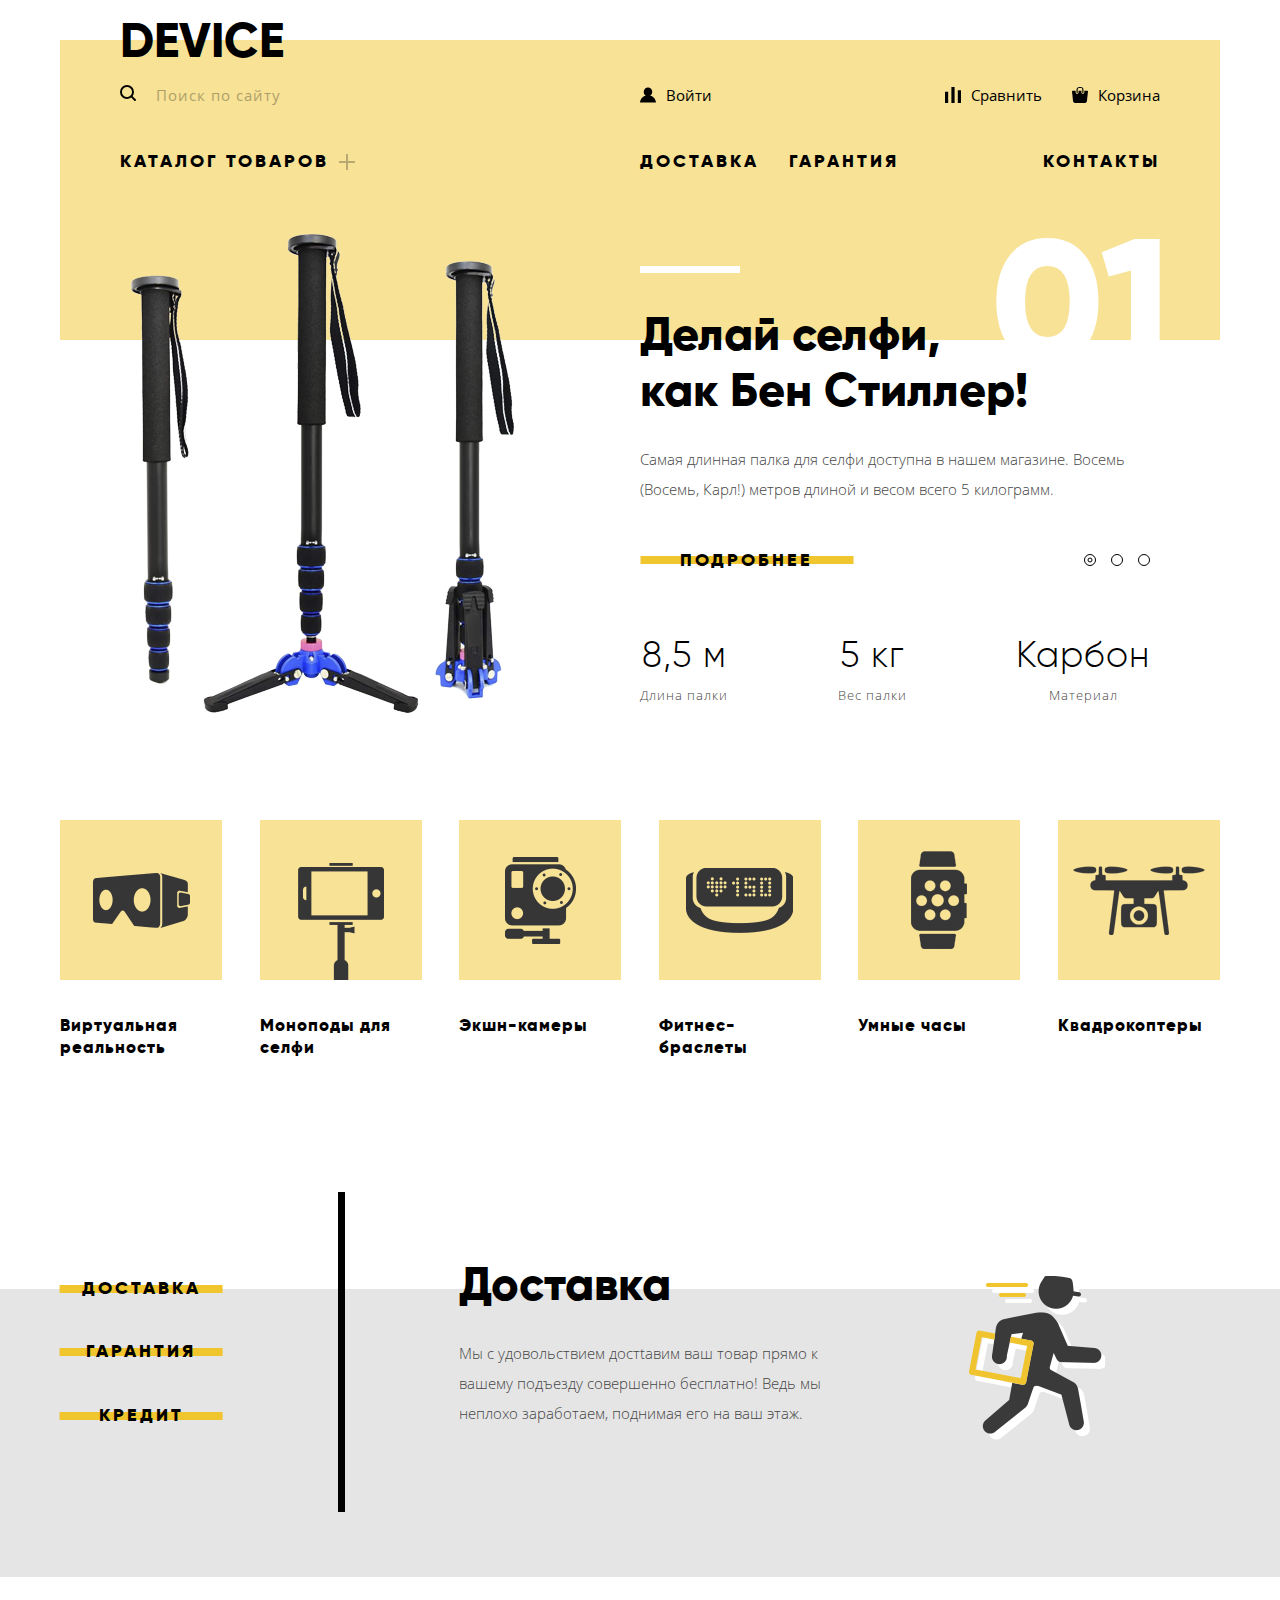
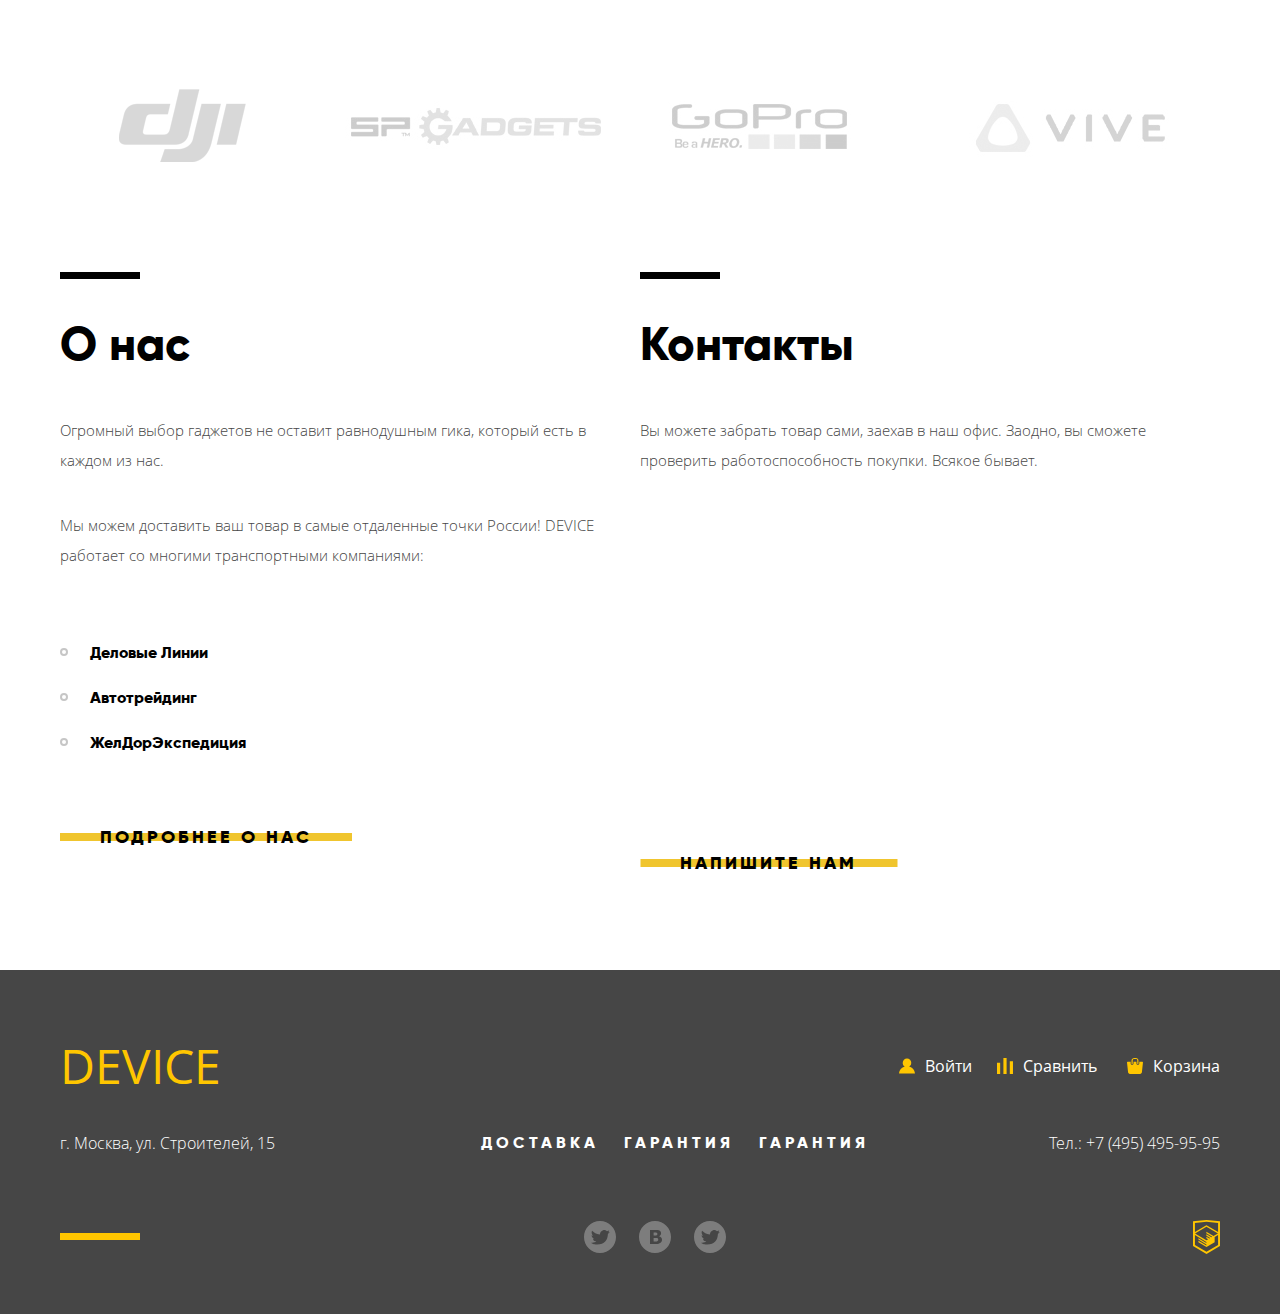
<file: index.html>
<!DOCTYPE html>
<html lang="en">

<head>
    <meta charset="UTF-8">
    <meta name="viewport" content="width=device-width, initial-scale=1.0">
    <link rel="stylesheet" href="style/style.css">
    <link rel="stylesheet" href="fonts/stylesheet.css">
    <title>Deviece</title>
</head>

<body>

<!-- Sprite  -->

 <svg style="display: none;">
     <symbol id="vk" viewBox="0 0 32 32">
        <g><path d="M16.637 14.495c.402-.019.719-.082.951-.188.326-.145.54-.33.641-.559.101-.229.15-.496.15-.797 0-.232-.058-.465-.174-.697-.116-.232-.322-.405-.617-.517-.264-.1-.592-.155-.984-.165a76.242 76.242 0 0 0-1.652-.014h-.339v2.965h.565c.571 0 1.057-.009 1.459-.028zM18.118 17.084c-.282-.081-.672-.125-1.166-.132a127.97 127.97 0 0 0-1.55-.009h-.79v3.493h.264c1.014 0 1.74-.003 2.18-.009a3.2 3.2 0 0 0 1.212-.245c.377-.157.633-.364.774-.625s.214-.562.214-.9c0-.446-.088-.788-.261-1.03-.17-.241-.464-.423-.877-.543z"/><path d="M16 0C7.164 0 0 7.164 0 16c0 8.837 7.164 16 16 16 8.837 0 16-7.163 16-16 0-8.836-7.163-16-16-16zm6.602 20.531a3.73 3.73 0 0 1-1.124 1.327c-.552.415-1.161.71-1.823.886s-1.501.264-2.519.264h-6.121V8.987h5.443c1.13 0 1.957.038 2.48.113a5.126 5.126 0 0 1 1.561.5c.533.27.929.632 1.189 1.087.26.455.392.975.392 1.558 0 .678-.179 1.278-.536 1.795-.358.518-.863.92-1.517 1.208v.075c.917.182 1.642.559 2.179 1.13.537.571.807 1.325.807 2.261 0 .678-.138 1.283-.411 1.817z"/></g>
     </symbol>
     <symbol id="twitter" viewBox="0 0 32 32">
        <path d="M16 0C7.164 0 0 7.164 0 16c0 8.837 7.164 16 16 16 8.837 0 16-7.163 16-16 0-8.836-7.163-16-16-16zm7.944 12.809c-.251 6.516-3.463 10.832-10.992 10.702h-.486c-.447 0-4.543-.443-5.344-1.823 2.479.19 4.247-.406 5.12-1.136-1.048-.289-2.923-.461-3.251-2.848.384.104.618.221 1.299.113-1.307-.824-2.758-1.519-2.679-3.643.311.317 1.164.518 1.46.457-.768-.233-2.149-3.244-.974-4.781 1.984 1.79 4.075 3.482 7.804 3.643.227-2.214 1.24-3.699 3.168-4.325 1.84-.479 3.255.26 3.901 1.138.737-.224 1.453-.466 2.193-.685-.004.833-.569 1.463-.935 1.709.747.165 1.423-.475 1.423-.475-.184.963-1.094 1.725-1.707 1.954z"/>
     </symbol>
     <symbol id="logo-html" viewBox="0 0 26.943 34.09">
        <path  d="M13.62.017L13.472 0 0 1.412v24.661l13.473 8.017 13.43-7.99.042-.025V1.412L13.62.017zm11.399 12.11L13.495 5.334l-.001-.104-.087.05-.088-.056v.109L1.925 12.118V3.147l11.548-1.212L25.02 3.147v8.98zm-11.614-5.34L24.923 13.5l-4.479 2.64-7.093-4.221-.014 1.415 5.904 3.513-.86.507-5.03-2.992-.014 1.415 3.827 2.275-.782.523-3.031-1.787-.014 1.413 1.853 1.091-1.8 1.081-11.356-6.751 11.371-6.835zm-11.48 8.34l11.411 6.791.016 1.044-7.942-4.728-.015 1.416 7.979 4.795.018 1.076-7.973-4.74-.013 1.414 8.021 4.822.046.025 8.143-4.872-.011-5.177 3.415-2.036v10.021L13.472 31.85 1.925 24.979v-9.852z"/>
     </symbol>
     <symbol id="shop" viewBox="0 0 12 12">
        <path d="M11.864 3.017a.429.429 0 0 0-.327-.154H9.225V4.09c0 .563-.484 1.022-1.08 1.022-.594 0-1.078-.458-1.078-1.022V2.863H4.909V4.09c0 .563-.485 1.022-1.08 1.022-.595 0-1.078-.458-1.078-1.022V2.863H.438a.43.43 0 0 0-.327.154.472.472 0 0 0-.108.358l.776 7.134c.015.806.642 1.455 1.411 1.455h7.595c.77 0 1.396-.649 1.411-1.455l.776-7.134a.476.476 0 0 0-.108-.358z"/><path d="M3.829 4.499c.239 0 .433-.184.433-.409V1.84c0-.632.672-1.022 1.295-1.022h1.079c.655 0 1.078.401 1.078 1.022v2.25c0 .225.194.409.431.409.239 0 .433-.184.433-.409V1.84C8.577.773 7.761 0 6.636 0H5.557c-1.19 0-2.159.826-2.159 1.84v2.25c0 .225.194.409.431.409z"/>
     </symbol>
     <symbol id="user" viewBox="0 0 13 12">
        <path d="M.032 12h12.937c-.163-2.643-2.074-4.837-4.671-5.543a3.47 3.47 0 0 0 1.687-2.972 3.485 3.485 0 0 0-6.97 0c0 1.264.68 2.361 1.688 2.972C2.106 7.163.194 9.357.032 12z"/>
    </symbol>
     <symbol id="compare" viewBox="0 0 10 10">
        <path d="M8 2h1.984v8H8zM0 3h1.984v7H0zM4 0h2v10H4z"/>
     </symbol>
 </svg>



    <header class="header">
        <div class="container">
            <div class="header__inner">

                <div class="header__logo">
                    <a href="#"">
                        DEVICE
                    </a>
                </div>
                <nav class=" nav__header">

                        <div class="search">
                            <button class="btn">
                                <img src="img/svg/search.svg" alt="">
                            </button>
                            <input type="text" class="search__input" placeholder="Поиск по сайту">
                        </div>

                        <div class="register">
                            <button class="btn">
                                <svg class="nav__icon">
                                    <use xLink:href="#user"
                                </svg>
                            </button>
                            <button class="btn">Войти</button>
                        </div>

                        <div class="compare">
                            <button class="btn">
                                <svg class="nav__icon">
                                    <use xLink:href="#compare"
                                </svg>
                            </button>
                            <button class="btn">Сравнить</button>
                        </div>

                        <div class="shop">
                            <button class="btn">
                                <svg class="nav__icon">
                                    <use xLink:href="#shop"
                                </svg>
                            </button>
                            <button class="btn">Корзина</button>
                        </div>

                        </nav>

                        <nav class="nav__header">
                            <ul class="header__list">
                                <li class="nav__catalog">
                                    <button class="btn">
                                        Каталог товаров
                                        <div class="catalog__img"></div>
                                    </button>
                                    <div class="dropdown">

                                        <ul class="dropdown__list">
                                            <li class="dropdown__item">
                                                <a href="#" class="dropdown__list">Виртуальная реальность</a>
                                            </li>
                                            <li class="dropdown__item">
                                                <a href="#" class="dropdown__list">Моноподы для селфи</a>
                                            </li>
                                            <li class="dropdown__item">
                                                <a href="#" class="dropdown__list">Экшн-камеры</a>
                                            </li>
                                        </ul>
                                        <ul class="dropdown__list">
                                            <li class="dropdown__item">
                                                <a href="#" class="dropdown__list">Фитнес-браслеты</a>
                                            </li>
                                            <li class="dropdown__item">
                                                <a href="#" class="dropdown__list">Умные часы</a>
                                            </li>
                                        </ul>
                                        <ul class="dropdown__list">
                                            <li class="dropdown__item">
                                                <a href="#" class="dropdown__list">Квадрокоптеры</a>
                                            </li>
                                        </ul>

                                    </div>
                                </li>
                                <li class="nav__delivery">
                                    <button class="btn">Доставка</button>
                                </li>
                                <li class="nav__guarantee">
                                    <butotn class="btn">Гарантия</butotn>
                                </li>
                                <li class="nav__contact">
                                    <button class="btn">Контакты</button>
                                </li>
                            </ul>
                        </nav>
                </div>

            </div>
    </header>

    <section class="intro">
        <div class="container">
            <div class="intro__inner">

                <div class="intro__column">
                    <img src="img/intro.png" alt="">
                </div>
                <div class="intro__column">
                    <div class="intro__count">
                        <div>01</div>
                        <div></div>
                    </div>
                    <h1 class="intro__title">
                        Делай селфи, <br>
                        как Бен Стиллер!
                    </h1>
                    <p class="intro__text">
                        Самая длинная палка для селфи доступна в нашем магазине.
                        Восемь (Восемь, Карл!) метров длиной и весом всего 5 килограмм.

                    </p>
                    <div class="btn__count">
                        <button class="btn btn-main">Подробнее</button>
                        <div class="intro__slider-count">
                            <div></div>
                            <div></div>
                            <div></div>

                        </div>
                    </div>
                    <div class="intro__info">
                        <div class="intro__info-container">
                            <span class="intro__info-up">8,5 м</span>
                            <span class="intro__info-down">Длина палки</span>
                        </div>
                        <div class="intro__info-container">
                            <span class="intro__info-up">5 кг</span>
                            <span class="intro__info-down">Вес палки</span>
                        </div>
                        <div class="intro__info-container">
                            <span class="intro__info-up">Карбон</span>
                            <span class="intro__info-down">Материал</span>
                        </div>
                    </div>
                </div>
            </div>
        </div>
    </section>

    <article class="categories">
        <div class="container">
            <div class="categories__inner">
                <div class="categories__item">
                    <div class="categories__photo">
                        <img src="img/categories/1.png" alt="">
                    </div>
                    <p class="categories__text">Виртуальная реальность</p>
                </div>
                <div class="categories__item">
                    <div class="categories__photo">
                        <img src="img/categories/2.png" alt="">
                    </div>
                    <p class="categories__text">Моноподы
                        для селфи</p>
                </div>
                <div class="categories__item">
                    <div class="categories__photo">
                        <img src="img/categories/3.png" alt="">
                    </div>
                    <p class="categories__text">Экшн-камеры</p>
                </div>
                <div class="categories__item">
                    <div class="categories__photo">
                        <img src="img/categories/4.png" alt="">
                    </div>
                    <p class="categories__text">Фитнес-браслеты</p>
                </div>
                <div class="categories__item">
                    <div class="categories__photo">
                        <img src="img/categories/5.png" alt="">
                    </div>
                    <p class="categories__text">Умные часы</p>
                </div>
                <div class="categories__item">
                    <div class="categories__photo">
                        <img src="img/categories/6.png" alt="">
                    </div>
                    <p class="categories__text">Квадрокоптеры</p>
                </div>
            </div>
        </div>
    </article>

    <section class="delivery">
        <div class="container">
            <div class="delivery__inner">

                <div class="delivery__column-sm">
                    <button class="btn btn-main ">Доставка</button>
                    <button class="btn btn-main">Гарантия</button>
                    <button class="btn btn-main">Кредит</button>

                </div>
                <div class="delivery__column-bg">
                    <div class="delivery__info">

                        <h3 class="delivery__title">
                            Доставка
                        </h3>
                        <p class="delivery__text">
                            Мы с удовольствием достtавим ваш товар прямо к вашему подъезду совершенно бесплатно! Ведь мы
                            неплохо заработаем, поднимая его на ваш этаж.
                        </p>
                    </div>
                    <div class="delivery__photo">
                        <img src="img/delivery.png" alt="">

                    </div>
                </div>

            </div>
        </div>
    </section>
    <article class="logotypes">
        <div class="container">
            <div class="logotypes__inner">

                <div class="logotypes__item">
                    <img src="img/logotypes/1.png" alt="">
                </div>
                <div class="logotypes__item">
                    <img src="img/logotypes/2.png" alt="">
                </div>
                <div class="logotypes__item">
                    <img src="img/logotypes/3.png" alt="">
                </div>
                <div class="logotypes__item">
                    <img src="img/logotypes/4.png" alt="">
                </div>
            </div>
        </div>
    </article>

    <section class="info">
        <div class="container">
            <div class="info__inner">
                <div class="info__col">
                    <h3 class="info__title">
                        О нас
                    </h3>
                    <p class="info__text">
                        Огромный выбор гаджетов не оставит равнодушным гика, который есть в каждом из нас.
                    </p>
                    <p class="info__text">
                        Мы можем доставить ваш товар в самые отдаленные точки России! DEVICE работает со многими
                        транспортными компаниями:
                    </p>

                    <ul class="info__list">
                        <li class="info__list-item">
                            <a href="#">Деловые Линии</a>
                        </li>
                        <li class="info__list-item">
                            <a href="#">Автотрейдинг
                        </li>
                        <li class="info__list-item">
                            <a href="#">ЖелДорЭкспедиция</a>
                        </li>
                    </ul>

                    <button class="btn btn-main">
                        Подробнее о нас
                    </button>
                </div>

                <div class="info__col">
                    <h3 class="info__title">
                        Контакты
                    </h3>
                    <p class="info__text">
                        Вы можете забрать товар сами, заехав в наш офис. Заодно, вы сможете проверить работоспособность покупки. Всякое бывает.
                    </p>
                    <div class="info__map">
                        <!-- <div id="map"></div> -->
                        <iframe src="https://www.google.com/maps/embed?pb=!1m18!1m12!1m3!1d2538.5202739338342!2d30.4799362157327!3d50.48727397948037!2m3!1f0!2f0!3f0!3m2!1i1024!2i768!4f13.1!3m3!1m2!1s0x0%3A0xc673dc9c6cb0c2c4!2z0J3QvtCy0LAg0J_QvtGI0YLQsA!5e0!3m2!1sen!2sua!4v1600939077707!5m2!1sen!2sua" width="600" height="255px" frameborder="0" style="border:0;" allowfullscreen="" aria-hidden="false" tabindex="0"></iframe>
                    </div>

                    <button class="btn btn-main">НАпишите нам</button>
                </div>

            </div>
        </div>
    </section>

    <footer class="footer">
        <div class="container">
            <div class="footer__row">

                <div class="footer__logo">
                    <a href="#">DEVICE</a>
                </div>

                <nav class="nav__footer">

                    <div class="register">
                        <button class="btn">
                            <svg class="nav__icon">
                                <use xLink:href="#user"></use>
                            </svg>
                        </button>
                        <button class="btn">Войти</button>
                    </div>

                    <div class="compare">
                        <button class="btn">
                            <svg class="nav__icon">
                                <use xLink:href="#compare"></use>
                            </svg>
                        </button>
                        <button class="btn">Сравнить</button>
                    </div>

                    <div class="shop">
                        <button class="btn">
                            <svg class="nav__icon">
                                <use xLink:href="#shop"></use>
                            </svg>
                        </button>
                        <button class="btn">Корзина</button>
                    </div>

                </nav>

            </div>

            <div class="footer__row">
                <address class="address">
                    г. Москва, ул. Строителей, 15
                </address>
                <nav class="nav__footer">
                    <a href="#" class="footer__nav-item">Доставка</a>
                    <a href="#" class="footer__nav-item">Гарантия</a>
                    <a href="#" class="footer__nav-item">Гарантия</a>
                </nav>
                <address class="address">
                    Тел.: +7 (495) 495-95-95
                </address>
            </div>
            <div class="footer__row">
                <div class="footer__decor"></div>
                <div class="footer__social">
                    <a href="#">
                        <svg class="social__item">
                            <use xLink:href="#twitter"></use>
                        </svg>
                    </a>
                    <a href="#">
                        <svg class="social__item">
                            <use xLink:href="#vk"></use>
                        </svg>
                    </a>
                    <a href="#">
                        <svg class="social__item">
                            <use xLink:href="#twitter"></use>
                        </svg>
                    </a>
                </div>
                <div class="footer__logo-html">
                    <a href="#">
                        <svg class="logo-html">
                            <use xLink:href="#logo-html"></use>
                        </svg>
                    </a>
                </div>
            </div>
        </div>
    </footer>

    <!-- <script>
        function initMap() {
            var uluru = {
                lat: 50.488875,
                lng: 30.472627
            };
            var map = new google.maps.Map(
                document.getElementById('map'), {
                    zoom: 15,
                    center: uluru,
                    mapTypeId: 'roadmap'
                });
            var marker = new google.maps.Marker({
                position: uluru,
                map: map
            });
        }
    </script>
<script async defer
    src="https://maps.googleapis.com/maps/api/js?key=AIzaSyCU01ui_-vit-2pLD2z72HtTKFNFT_N3bY&callback=initMap">
</script> -->
      
</body>

</html>
</file>
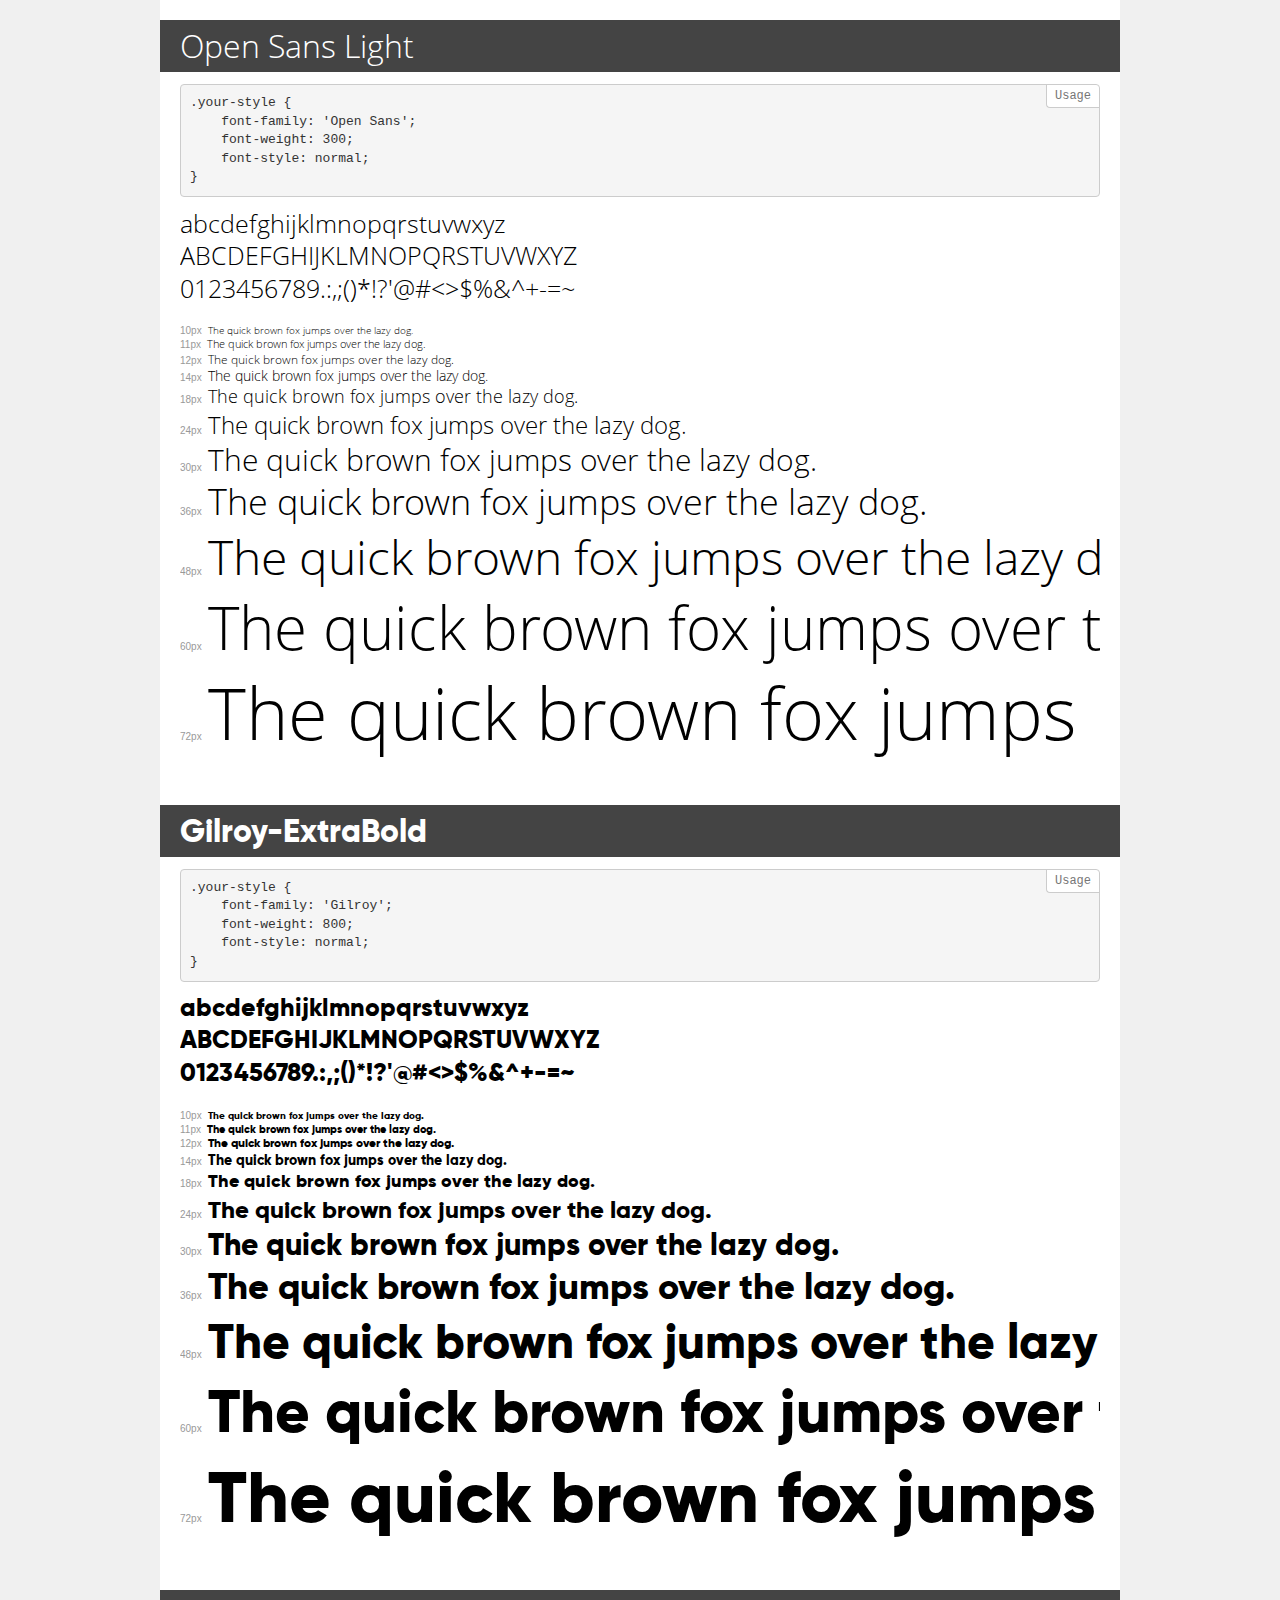
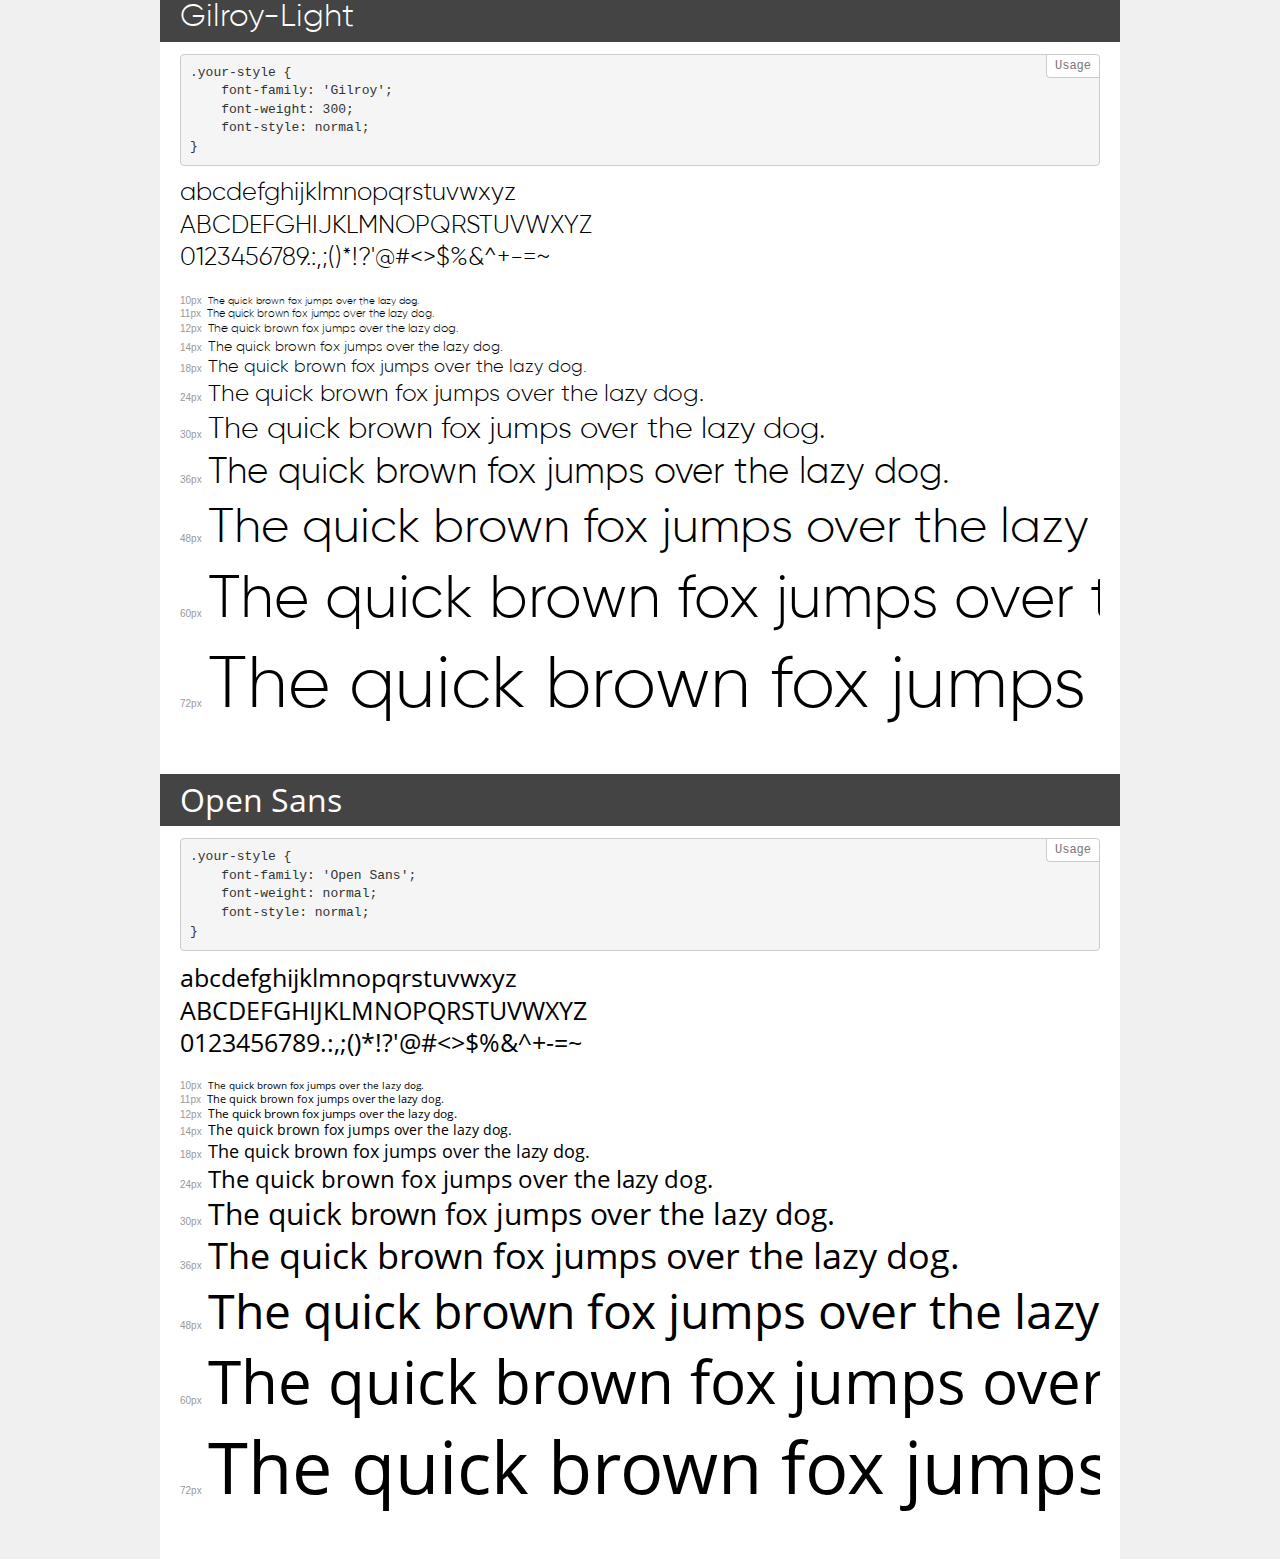
<file: fonts/demo.html>
<!DOCTYPE html>
<html lang="en">
<head>
    <meta charset="utf-8">
    <meta http-equiv="X-UA-Compatible" content="IE=edge">
    <meta name="viewport" content="width=device-width, initial-scale=1">
    <meta name="robots" content="noindex, noarchive">
    <meta name="format-detection" content="telephone=no">
    <title>Transfonter demo</title>
    <link href="stylesheet.css" rel="stylesheet">
    <style>
        /*
        http://meyerweb.com/eric/tools/css/reset/
        v2.0 | 20110126
        License: none (public domain)
        */
        html, body, div, span, applet, object, iframe,
        h1, h2, h3, h4, h5, h6, p, blockquote, pre,
        a, abbr, acronym, address, big, cite, code,
        del, dfn, em, img, ins, kbd, q, s, samp,
        small, strike, strong, sub, sup, tt, var,
        b, u, i, center,
        dl, dt, dd, ol, ul, li,
        fieldset, form, label, legend,
        table, caption, tbody, tfoot, thead, tr, th, td,
        article, aside, canvas, details, embed,
        figure, figcaption, footer, header, hgroup,
        menu, nav, output, ruby, section, summary,
        time, mark, audio, video {
            margin: 0;
            padding: 0;
            border: 0;
            font-size: 100%;
            font: inherit;
            vertical-align: baseline;
        }
        /* HTML5 display-role reset for older browsers */
        article, aside, details, figcaption, figure,
        footer, header, hgroup, menu, nav, section {
            display: block;
        }
        body {
            line-height: 1;
        }
        ol, ul {
            list-style: none;
        }
        blockquote, q {
            quotes: none;
        }
        blockquote:before, blockquote:after,
        q:before, q:after {
            content: '';
            content: none;
        }
        table {
            border-collapse: collapse;
            border-spacing: 0;
        }
        /* demo styles */
        body {
            background: #f0f0f0;
            color: #000;
        }
        .page {
            background: #fff;
            width: 920px;
            margin: 0 auto;
            padding: 20px 20px 0 20px;
            overflow: hidden;
        }
        .font-container {
            overflow-x: auto;
            overflow-y: hidden;
            margin-bottom: 40px;
            line-height: 1.3;
            white-space: nowrap;
            padding-bottom: 5px;
        }
        h1 {
            position: relative;
            background: #444;
            font-size: 32px;
            color: #fff;
            padding: 10px 20px;
            margin: 0 -20px 12px -20px;
        }
        .letters {
            font-size: 25px;
            margin-bottom: 20px;
        }
        .s10:before {
            content: '10px';
        }
        .s11:before {
            content: '11px';
        }
        .s12:before {
            content: '12px';
        }
        .s14:before {
            content: '14px';
        }
        .s18:before {
            content: '18px';
        }
        .s24:before {
            content: '24px';
        }
        .s30:before {
            content: '30px';
        }
        .s36:before {
            content: '36px';
        }
        .s48:before {
            content: '48px';
        }
        .s60:before {
            content: '60px';
        }
        .s72:before {
            content: '72px';
        }
        .s10:before, .s11:before, .s12:before, .s14:before,
        .s18:before, .s24:before, .s30:before, .s36:before,
        .s48:before, .s60:before, .s72:before {
            font-family: Arial, sans-serif;
            font-size: 10px;
            font-weight: normal;
            font-style: normal;
            color: #999;
            padding-right: 6px;
        }
        pre {
            display: block;
            position: relative;
            padding: 9px;
            margin: 0 0 10px;
            font-family: Monaco, Menlo, Consolas, "Courier New", monospace;
            font-size: 13px;
            line-height: 1.428571429;
            color: #333;
            font-weight: normal;
            font-style: normal;
            background-color: #f5f5f5;
            border: 1px solid #ccc;
            overflow-x: auto;
            border-radius: 4px;
        }
        pre:after {
            display: block;
            position: absolute;
            right: 0;
            top: 0;
            content: 'Usage';
            line-height: 1;
            padding: 5px 8px;
            font-size: 12px;
            color: #767676;
            background-color: #fff;
            border: 1px solid #ccc;
            border-right: none;
            border-top: none;
            border-radius: 0 4px 0 4px;
            z-index: 10;
        }
        /* responsive */
        @media (max-width: 959px) {
            .page {
                width: auto;
                margin: 0;
            }
        }
    </style>
</head>
<body>
<div class="page">
    <div class="demo">
        <h1 style="font-family: 'Open Sans'; font-weight: 300; font-style: normal;">Open Sans Light</h1>
        <pre>.your-style {
    font-family: 'Open Sans';
    font-weight: 300;
    font-style: normal;
}</pre>
        <div class="font-container" style="font-family: 'Open Sans'; font-weight: 300; font-style: normal;">
            <p class="letters">
                abcdefghijklmnopqrstuvwxyz<br>
ABCDEFGHIJKLMNOPQRSTUVWXYZ<br>
                0123456789.:,;()*!?'@#<>$%&^+-=~
            </p>
            <p class="s10" style="font-size: 10px;">The quick brown fox jumps over the lazy dog.</p>
            <p class="s11" style="font-size: 11px;">The quick brown fox jumps over the lazy dog.</p>
            <p class="s12" style="font-size: 12px;">The quick brown fox jumps over the lazy dog.</p>
            <p class="s14" style="font-size: 14px;">The quick brown fox jumps over the lazy dog.</p>
            <p class="s18" style="font-size: 18px;">The quick brown fox jumps over the lazy dog.</p>
            <p class="s24" style="font-size: 24px;">The quick brown fox jumps over the lazy dog.</p>
            <p class="s30" style="font-size: 30px;">The quick brown fox jumps over the lazy dog.</p>
            <p class="s36" style="font-size: 36px;">The quick brown fox jumps over the lazy dog.</p>
            <p class="s48" style="font-size: 48px;">The quick brown fox jumps over the lazy dog.</p>
            <p class="s60" style="font-size: 60px;">The quick brown fox jumps over the lazy dog.</p>
            <p class="s72" style="font-size: 72px;">The quick brown fox jumps over the lazy dog.</p>
        </div>
    </div>
    <div class="demo">
        <h1 style="font-family: 'Gilroy'; font-weight: 800; font-style: normal;">Gilroy-ExtraBold</h1>
        <pre>.your-style {
    font-family: 'Gilroy';
    font-weight: 800;
    font-style: normal;
}</pre>
        <div class="font-container" style="font-family: 'Gilroy'; font-weight: 800; font-style: normal;">
            <p class="letters">
                abcdefghijklmnopqrstuvwxyz<br>
ABCDEFGHIJKLMNOPQRSTUVWXYZ<br>
                0123456789.:,;()*!?'@#<>$%&^+-=~
            </p>
            <p class="s10" style="font-size: 10px;">The quick brown fox jumps over the lazy dog.</p>
            <p class="s11" style="font-size: 11px;">The quick brown fox jumps over the lazy dog.</p>
            <p class="s12" style="font-size: 12px;">The quick brown fox jumps over the lazy dog.</p>
            <p class="s14" style="font-size: 14px;">The quick brown fox jumps over the lazy dog.</p>
            <p class="s18" style="font-size: 18px;">The quick brown fox jumps over the lazy dog.</p>
            <p class="s24" style="font-size: 24px;">The quick brown fox jumps over the lazy dog.</p>
            <p class="s30" style="font-size: 30px;">The quick brown fox jumps over the lazy dog.</p>
            <p class="s36" style="font-size: 36px;">The quick brown fox jumps over the lazy dog.</p>
            <p class="s48" style="font-size: 48px;">The quick brown fox jumps over the lazy dog.</p>
            <p class="s60" style="font-size: 60px;">The quick brown fox jumps over the lazy dog.</p>
            <p class="s72" style="font-size: 72px;">The quick brown fox jumps over the lazy dog.</p>
        </div>
    </div>
    <div class="demo">
        <h1 style="font-family: 'Gilroy'; font-weight: 300; font-style: normal;">Gilroy-Light</h1>
        <pre>.your-style {
    font-family: 'Gilroy';
    font-weight: 300;
    font-style: normal;
}</pre>
        <div class="font-container" style="font-family: 'Gilroy'; font-weight: 300; font-style: normal;">
            <p class="letters">
                abcdefghijklmnopqrstuvwxyz<br>
ABCDEFGHIJKLMNOPQRSTUVWXYZ<br>
                0123456789.:,;()*!?'@#<>$%&^+-=~
            </p>
            <p class="s10" style="font-size: 10px;">The quick brown fox jumps over the lazy dog.</p>
            <p class="s11" style="font-size: 11px;">The quick brown fox jumps over the lazy dog.</p>
            <p class="s12" style="font-size: 12px;">The quick brown fox jumps over the lazy dog.</p>
            <p class="s14" style="font-size: 14px;">The quick brown fox jumps over the lazy dog.</p>
            <p class="s18" style="font-size: 18px;">The quick brown fox jumps over the lazy dog.</p>
            <p class="s24" style="font-size: 24px;">The quick brown fox jumps over the lazy dog.</p>
            <p class="s30" style="font-size: 30px;">The quick brown fox jumps over the lazy dog.</p>
            <p class="s36" style="font-size: 36px;">The quick brown fox jumps over the lazy dog.</p>
            <p class="s48" style="font-size: 48px;">The quick brown fox jumps over the lazy dog.</p>
            <p class="s60" style="font-size: 60px;">The quick brown fox jumps over the lazy dog.</p>
            <p class="s72" style="font-size: 72px;">The quick brown fox jumps over the lazy dog.</p>
        </div>
    </div>
    <div class="demo">
        <h1 style="font-family: 'Open Sans'; font-weight: normal; font-style: normal;">Open Sans</h1>
        <pre>.your-style {
    font-family: 'Open Sans';
    font-weight: normal;
    font-style: normal;
}</pre>
        <div class="font-container" style="font-family: 'Open Sans'; font-weight: normal; font-style: normal;">
            <p class="letters">
                abcdefghijklmnopqrstuvwxyz<br>
ABCDEFGHIJKLMNOPQRSTUVWXYZ<br>
                0123456789.:,;()*!?'@#<>$%&^+-=~
            </p>
            <p class="s10" style="font-size: 10px;">The quick brown fox jumps over the lazy dog.</p>
            <p class="s11" style="font-size: 11px;">The quick brown fox jumps over the lazy dog.</p>
            <p class="s12" style="font-size: 12px;">The quick brown fox jumps over the lazy dog.</p>
            <p class="s14" style="font-size: 14px;">The quick brown fox jumps over the lazy dog.</p>
            <p class="s18" style="font-size: 18px;">The quick brown fox jumps over the lazy dog.</p>
            <p class="s24" style="font-size: 24px;">The quick brown fox jumps over the lazy dog.</p>
            <p class="s30" style="font-size: 30px;">The quick brown fox jumps over the lazy dog.</p>
            <p class="s36" style="font-size: 36px;">The quick brown fox jumps over the lazy dog.</p>
            <p class="s48" style="font-size: 48px;">The quick brown fox jumps over the lazy dog.</p>
            <p class="s60" style="font-size: 60px;">The quick brown fox jumps over the lazy dog.</p>
            <p class="s72" style="font-size: 72px;">The quick brown fox jumps over the lazy dog.</p>
        </div>
    </div>
</div>
</body>
</html>
</file>
<file: style/style.css>
@charset "UTF-8";
body {
  font-family: "Open Sans";
}

.wrapper {
  position: relative;
}

/* Указываем box sizing */
*,
*::before,
*::after {
  box-sizing: border-box;
}

/* Убираем внутренние отступы */
ul,
ol {
  padding: 0;
}

/* Убираем внешние отступы */
body,
h1,
h2,
h3,
h4,
p,
ul[class],
ol[class],
li,
figure,
figcaption,
blockquote,
dl,
dd {
  margin: 0;
}

/* Выставляем основные настройки по-умолчанию для body */
body {
  min-height: 100vh;
  scroll-behavior: smooth;
  text-rendering: optimizeSpeed;
  line-height: 1.5;
}

/* Удаляем стандартную стилизацию для всех ul и il, у которых есть атрибут class*/
ul[class],
ol[class] {
  list-style: none;
}

/* Элементы a, у которых нет класса, сбрасываем до дефолтных стилей */
a:not([class]) {
  -webkit-text-decoration-skip: ink;
          text-decoration-skip-ink: auto;
}

/* Упрощаем работу с изображениями */
/* Указываем понятную периодичность в потоке данных у article*/
article > * + * {
  margin-top: 1em;
}

/* Наследуем шрифты для инпутов и кнопок */
input,
button,
textarea,
select {
  font: inherit;
}

/* Удаляем все анимации и переходы для людей, которые предпочитай их не использовать */
@media (prefers-reduced-motion: reduce) {
  * {
    animation-duration: 0.01ms !important;
    animation-iteration-count: 1 !important;
    transition-duration: 0.01ms !important;
    scroll-behavior: auto !important;
  }
}
.container {
  width: 100%;
  max-width: 1190px;
  padding: 0 15px;
  margin: 0 auto;
}

.btn {
  padding: 0;
  border: 0;
  text-decoration: none;
  color: inherit;
  font-family: inherit;
  cursor: pointer;
  background-color: transparent;
  outline: none;
}

.btn-main {
  position: relative;
  z-index: 1;
  padding: 0 40px;
  font-size: 18px;
  font-family: "Gilroy";
  font-weight: 800;
  letter-spacing: 3px;
  line-height: 1.3;
  text-transform: uppercase;
  color: #000;
}
.btn-main::after {
  content: "";
  display: block;
  width: 100%;
  height: 8px;
  position: absolute;
  top: 50%;
  left: 50%;
  z-index: -1;
  transform: translate(-50%, -50%);
  background-color: #f0c52e;
}

.btn-input {
  padding: 15px;
}

.header {
  padding: 40px 0;
}

.header__inner {
  position: relative;
  height: 300px;
  padding: 0 60px;
  background-color: #f7e296;
}

.header__logo {
  position: absolute;
  top: 0;
  left: 60px;
  top: -35px;
  transition: opacity 0.1s linear;
}
.header__logo:hover {
  opacity: 0.6;
}
.header__logo:active {
  opacity: 0.56;
}
.header__logo a {
  font-size: 48px;
  color: #000;
  font-weight: 800;
  font-family: "Gilroy";
  text-transform: uppercase;
  text-decoration: none;
}

.nav__header {
  display: flex;
  align-items: center;
  padding-top: 35px;
  font-size: 15px;
  color: #000;
}

.search {
  display: flex;
  width: 50%;
  align-items: center;
  cursor: pointer;
}

.search__input {
  width: 100%;
  margin-right: 25px;
  margin-left: 10px;
  padding: 5px 10px;
  line-height: 2;
  letter-spacing: 1px;
  font-family: "Open Sans";
  background-color: transparent;
  border: 0;
  opacity: 0.3;
  transition: opacity 0.1s linear;
}
.search__input::placeholder {
  color: #000;
}
.search__input:hover {
  opacity: 0.6;
}
.search__input:active {
  opacity: 1;
}
.search__input:active .search {
  border-bottom: 2px solid #000;
}

.register {
  padding-right: 10px;
  display: flex;
  align-items: center;
  margin-right: auto;
}
.register .btn:last-child {
  margin-left: 10px;
}

.compare {
  padding: 0 15px;
  display: flex;
  align-items: center;
}
.compare .btn:last-child {
  margin-left: 10px;
}

.shop {
  display: flex;
  align-items: center;
  padding-left: 15px;
}
.shop .btn:last-child {
  margin-left: 10px;
}

.header__list {
  display: flex;
  align-items: center;
  width: 100%;
}
.header__list .btn {
  font-family: "Gilroy";
  font-weight: 800;
  font-size: 18px;
  letter-spacing: 3px;
  line-height: 1.3;
  text-transform: uppercase;
}

.nav__catalog {
  width: 50%;
  position: relative;
}
.nav__catalog .btn {
  display: flex;
  align-items: center;
}
.nav__catalog:hover .catalog__img {
  transform: rotate(45deg);
}
.nav__catalog:hover .dropdown {
  display: flex;
}
.nav__catalog:hover .header {
  z-index: 2;
}

.catalog__img {
  position: relative;
  margin-left: 18px;
  transition: transform 0.1s linear;
}
.catalog__img::before {
  content: "";
  display: block;
  width: 2px;
  height: 16px;
  position: absolute;
  top: 50%;
  left: 50%;
  transform: translate(-50%, -50%);
  background-color: #b8a974;
}
.catalog__img::after {
  content: "";
  display: block;
  width: 16px;
  height: 2px;
  position: absolute;
  top: 50%;
  left: 50%;
  transform: translate(-50%, -50%);
  background-color: #b8a974;
}

.nav__delivery {
  padding-right: 15px;
}

.nav__guarantee {
  padding: 0 15px;
}

.nav__contact {
  margin-left: auto;
  padding-left: 15px;
}

.nav__icon {
  display: flex;
  align-items: center;
  justify-content: center;
  width: 16px;
  height: 16px;
  fill: #000;
}

.dropdown {
  width: 200%;
  display: none;
  position: absolute;
  top: 50px;
  left: 0;
  z-index: 1;
}

.dropdown__list {
  margin-right: 45px;
  font-size: 15px;
  color: #000;
  font-weight: 300;
}

.dropdown__item {
  margin-bottom: 15px;
}
.dropdown__item:last-child {
  margin: 0;
}

.dropdown__list {
  text-decoration: none;
}

.intro {
  height: 345px;
  margin-bottom: 95px;
}

.intro__inner {
  display: flex;
  margin: 0 70px;
  position: relative;
}

.intro__column {
  width: 50%;
  position: absolute;
}

.intro__column:nth-child(1) {
  top: -150px;
  left: 0;
  padding-right: 10px;
}

.intro__column:nth-child(2) {
  top: -74px;
  right: 0;
}

.intro__count {
  z-index: 2;
  position: relative;
}
.intro__count div:nth-child(1) {
  position: absolute;
  top: -75px;
  right: -22px;
  font-family: "Gilroy";
  font-size: 179px;
  line-height: 0.8;
  font-weight: 800;
  color: #fff;
}
.intro__count div:nth-child(2) {
  height: 7px;
  width: 100px;
  position: absolute;
  top: -40px;
  left: 0;
  z-index: 2;
  background-color: #fff;
}

.intro__title {
  position: relative;
  z-index: 2;
  margin-bottom: 25px;
  font-size: 47px;
  color: #000;
  font-family: "Gilroy";
  font-weight: 800;
  line-height: 1.2;
}

.intro__text {
  margin-bottom: 45px;
  font-size: 15px;
  color: #464646;
  font-weight: 300;
  line-height: 2;
}

.btn__count {
  display: flex;
  margin-bottom: 60px;
  align-items: center;
  justify-content: space-between;
}

.intro__slider-count {
  display: flex;
}
.intro__slider-count div {
  width: 12px;
  height: 12px;
  margin-left: 15px;
  position: relative;
  border-radius: 50%;
  border: 1px solid #000;
}
.intro__slider-count div:nth-child(1)::before {
  content: "";
  display: block;
  width: 5px;
  height: 5px;
  position: absolute;
  top: 50%;
  left: 50%;
  border-radius: 50%;
  border: 1px solid #000;
  transform: translate(-50%, -50%);
}

.intro__info {
  display: flex;
  align-items: center;
  justify-content: space-between;
}
.intro__info span {
  display: block;
  text-align: center;
}

.intro__info-up {
  margin-bottom: 7px;
  font-size: 36px;
  color: #000;
  font-family: "Gilroy";
  font-weight: 300;
  letter-spacing: 1px;
  line-height: 1.3;
}

.intro__info-down {
  font-size: 13px;
  font-weight: 300;
  color: #464646;
  line-height: 1.5;
  letter-spacing: 1px;
}

.categories {
  margin-bottom: 230px;
}

.categories__inner {
  display: flex;
  justify-content: space-between;
}

.categories__item {
  width: 14%;
}
.categories__item:nth-child(2) .categories__photo {
  align-items: flex-end;
}

.categories__photo {
  display: flex;
  height: 160px;
  align-items: center;
  justify-content: center;
  margin-bottom: 35px;
  background-color: #f7e296;
}

.categories__text {
  color: #000;
  font-size: 17px;
  font-family: "Gilroy";
  font-weight: 800;
  letter-spacing: 1px;
  line-height: 1.3;
}

.delivery {
  background-color: #e5e5e5;
  height: 288px;
}

.delivery__inner {
  position: relative;
}

.delivery__column-sm {
  display: flex;
  width: 24.55555%;
  height: 320px;
  align-items: center;
  justify-content: center;
  flex-direction: column;
  padding-right: 115px;
  position: absolute;
  top: -97px;
  border-right: 7px solid #000;
}
.delivery__column-sm button {
  width: 100%;
  padding: 0;
  margin-bottom: 40px;
  text-align: center;
}
.delivery__column-sm button:last-child {
  margin-bottom: 0;
}

.btn-main.this {
  padding: 10px 115px 10px 0;
  color: #f7e184;
  text-transform: uppercase;
  font-size: 18px;
  line-height: 1.3;
  background-color: #000;
}
.btn-main.this::after {
  display: none;
}

.delivery__column-bg {
  height: 320px;
  display: flex;
  position: absolute;
  top: -28px;
  right: 0;
  width: 75.55555%;
  padding: 0 115px;
}

.delivery__info {
  width: 75.88888%;
  margin-right: 100px;
}

.delivery__title {
  margin-bottom: 30px;
  font-size: 47px;
  font-family: "Gilroy";
  font-weight: 800;
  color: #000;
  line-height: 1;
}

.delivery__text {
  font-size: 15px;
  color: #464646;
  line-height: 2;
  font-weight: 300;
}

.delivery__photo {
  padding-top: 15px;
}

.logotypes {
  margin-top: 100px;
}

.logotypes__inner {
  display: flex;
  align-items: center;
}

.logotypes__item {
  width: 25%;
  padding-right: 40px;
  display: flex;
  align-items: center;
  justify-content: center;
}
.logotypes__item:last-child {
  padding-right: 0;
}

.info {
  margin-top: 95px;
  margin-bottom: 95px;
}

.info__inner {
  display: flex;
}

.info__col {
  width: 50%;
  padding-right: 20px;
}
.info__col:last-child {
  padding-right: 0;
}

.info__title {
  margin-bottom: 35px;
  font-size: 47px;
  font-family: "Gilroy";
  font-weight: 800;
  color: #000;
}
.info__title::before {
  content: "";
  display: block;
  width: 80px;
  height: 7px;
  margin-bottom: 30px;
  background-color: #000;
}

.info__text {
  margin-bottom: 35px;
  font-size: 15px;
  font-weight: 300;
  color: #464646;
  line-height: 2;
}
.info__text:last-child {
  margin-bottom: 0;
}

ul.info__list {
  margin-top: 70px;
  margin-bottom: 70px;
}

.info__list-item {
  margin-bottom: 20px;
  padding-left: 30px;
  position: relative;
}
.info__list-item::after {
  content: "";
  display: block;
  width: 8px;
  height: 8px;
  border-radius: 50%;
  border: 2px solid #c6c6c6;
  position: absolute;
  top: 50%;
  left: 0;
  transform: translateY(-50%);
}
.info__list-item a {
  color: #000;
  font-family: "Gilroy";
  font-weight: 800;
  font-size: 16px;
  text-decoration: none;
}

.info__map {
  margin-bottom: 80px;
}

#map {
  width: 100%;
  height: 225px;
}

.footer {
  background-color: #464646;
  padding: 60px 0;
}

.footer__row {
  display: flex;
  align-items: center;
  justify-content: space-between;
  margin-bottom: 25px;
}
.footer__row:nth-child(2) {
  margin-bottom: 60px;
}
.footer__row:last-child {
  margin: 0;
}

.footer__logo a {
  font-size: 48px;
  color: #ffc600;
  text-decoration: none;
}

.address {
  color: #fff;
  font-weight: 300;
  font-style: normal;
  line-height: 2;
}

.nav__footer {
  display: flex;
  color: #fff;
}
.nav__footer a {
  display: block;
  margin-left: 25px;
  color: #fff;
  text-decoration: none;
  text-transform: uppercase;
  line-height: 1.3;
  font-family: "Gilroy";
  font-weight: 800;
  letter-spacing: 4px;
}
.nav__footer .nav__icon {
  fill: #ffc600;
}

.footer__decor {
  width: 80px;
  height: 7px;
  background-color: #ffc600;
}

.footer__social {
  display: flex;
  align-items: center;
  opacity: 0.3;
}
.footer__social a {
  display: flex;
  margin-right: 23px;
  align-items: center;
  justify-content: center;
  width: 32px;
  height: 32px;
}
.footer__social a:last-child {
  marign: 0;
}

.social__item {
  fill: #fff;
}

.logo-html {
  fill: #ffc600;
}

.footer__logo-html a {
  width: 27px;
  height: 35px;
  display: flex;
  align-items: center;
  justify-content: center;
}
</file>
<file: fonts/stylesheet.css>
@font-face {
    font-family: 'Open Sans';
    src: url('OpenSans-Light.woff2') format('woff2'),
        url('OpenSans-Light.woff') format('woff');
    font-weight: 300;
    font-style: normal;
    font-display: swap;
}

@font-face {
    font-family: 'Gilroy';
    src: url('Gilroy-ExtraBold.woff2') format('woff2'),
        url('Gilroy-ExtraBold.woff') format('woff');
    font-weight: 800;
    font-style: normal;
    font-display: swap;
}

@font-face {
    font-family: 'Gilroy';
    src: url('Gilroy-Light.woff2') format('woff2'),
        url('Gilroy-Light.woff') format('woff');
    font-weight: 300;
    font-style: normal;
    font-display: swap;
}

@font-face {
    font-family: 'Open Sans';
    src: url('OpenSans.woff2') format('woff2'),
        url('OpenSans.woff') format('woff');
    font-weight: normal;
    font-style: normal;
    font-display: swap;
}
</file>
